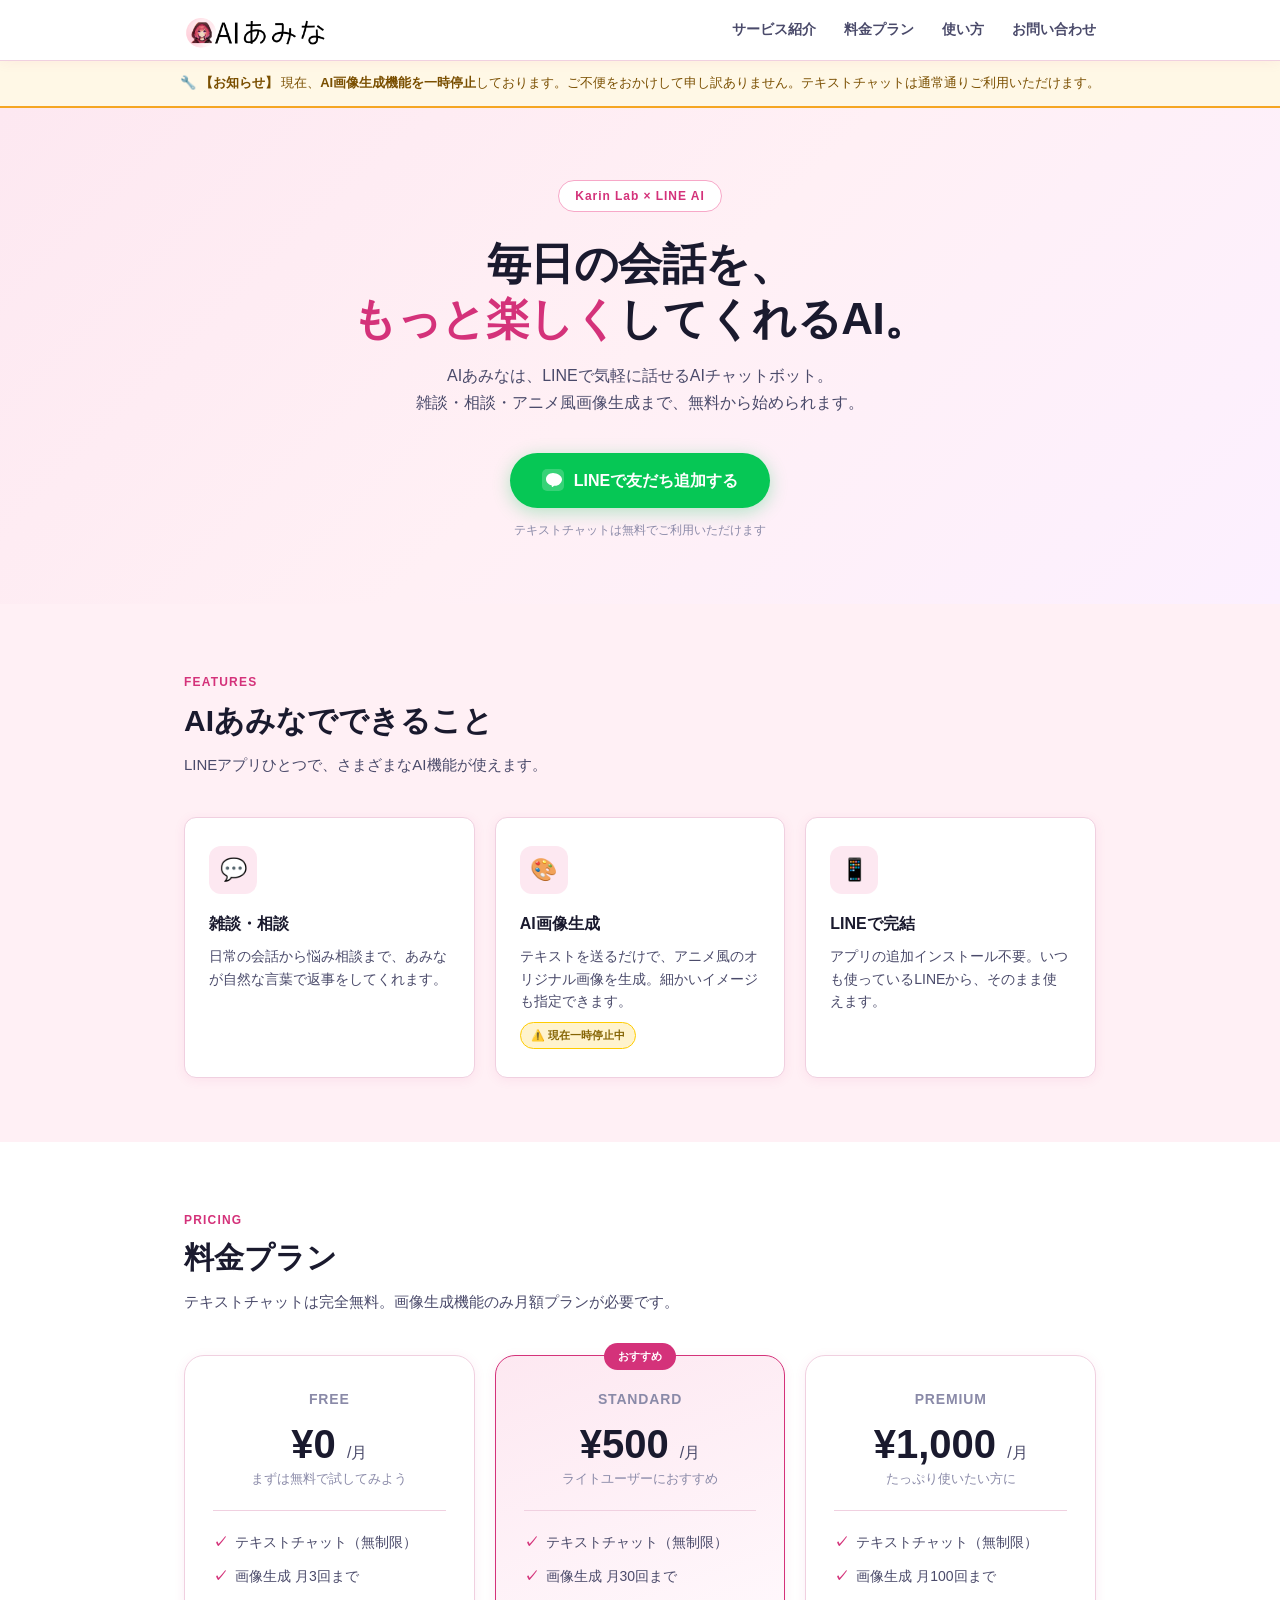
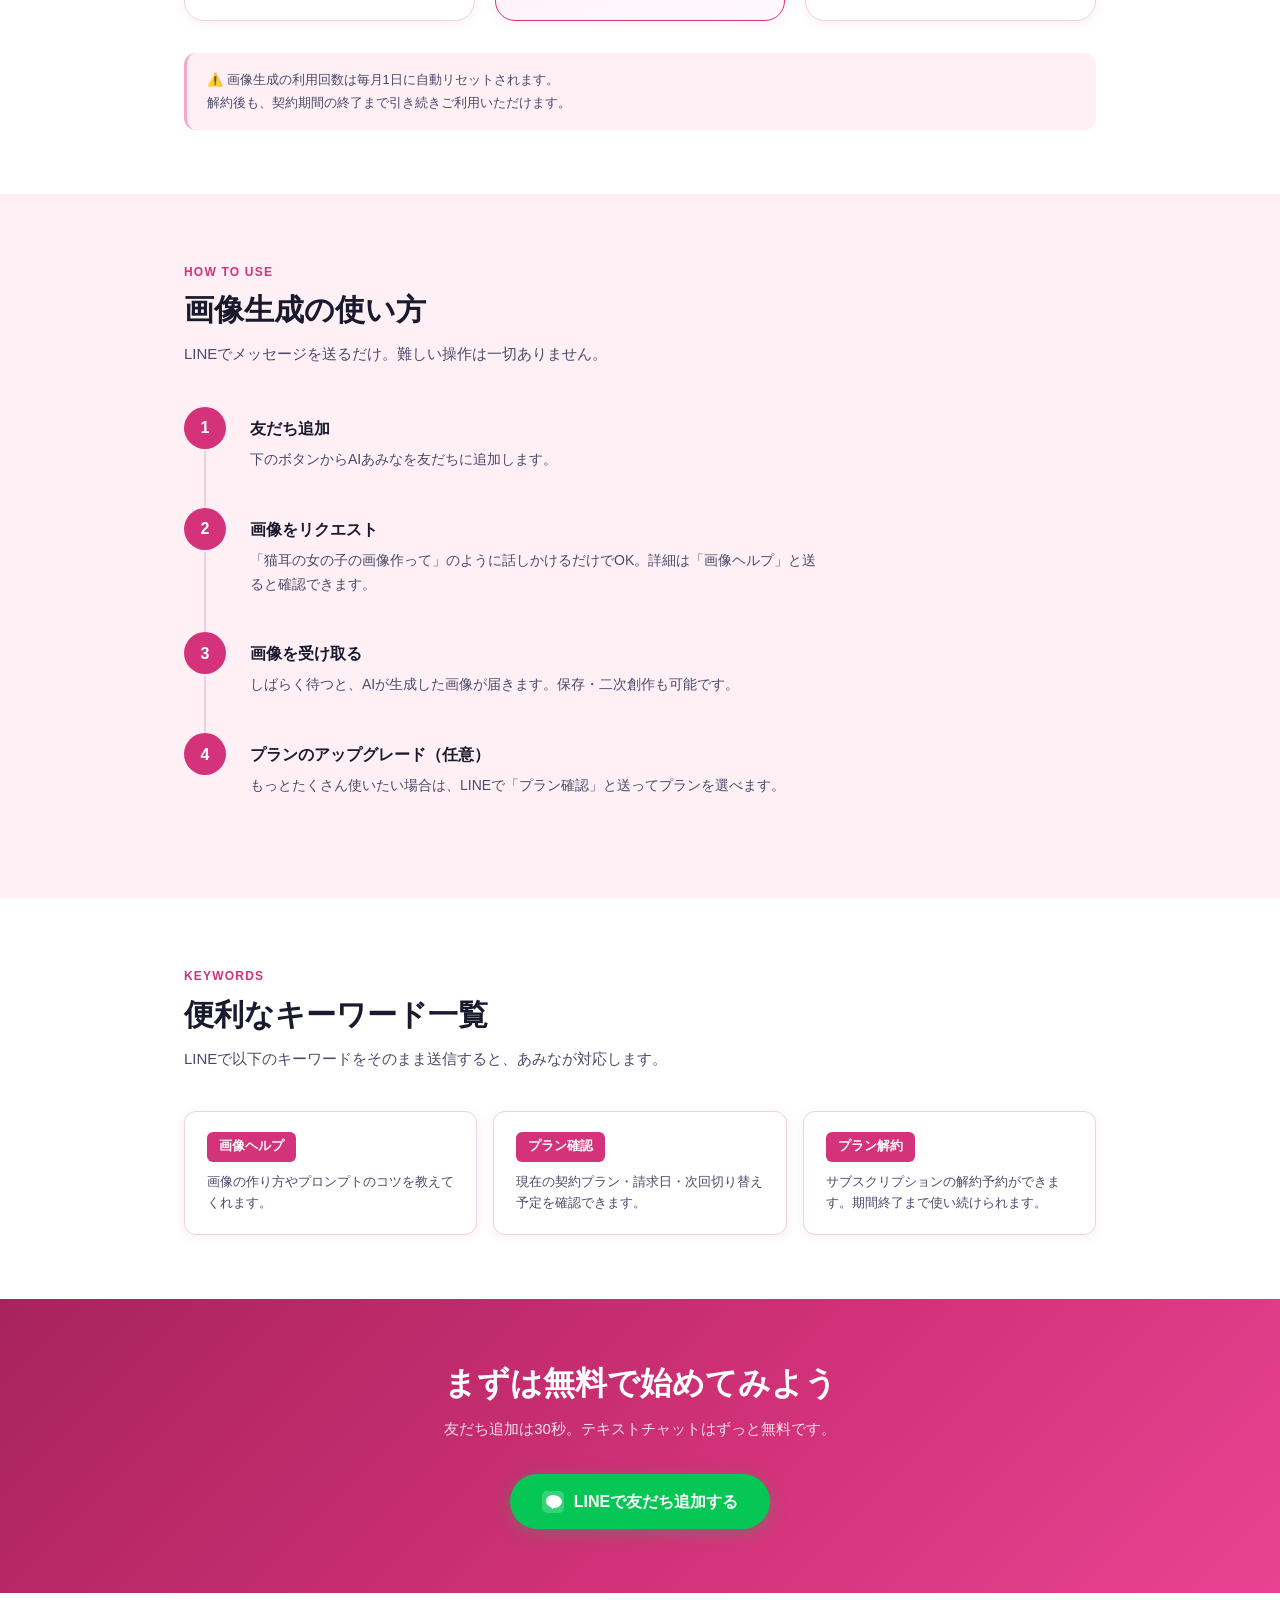
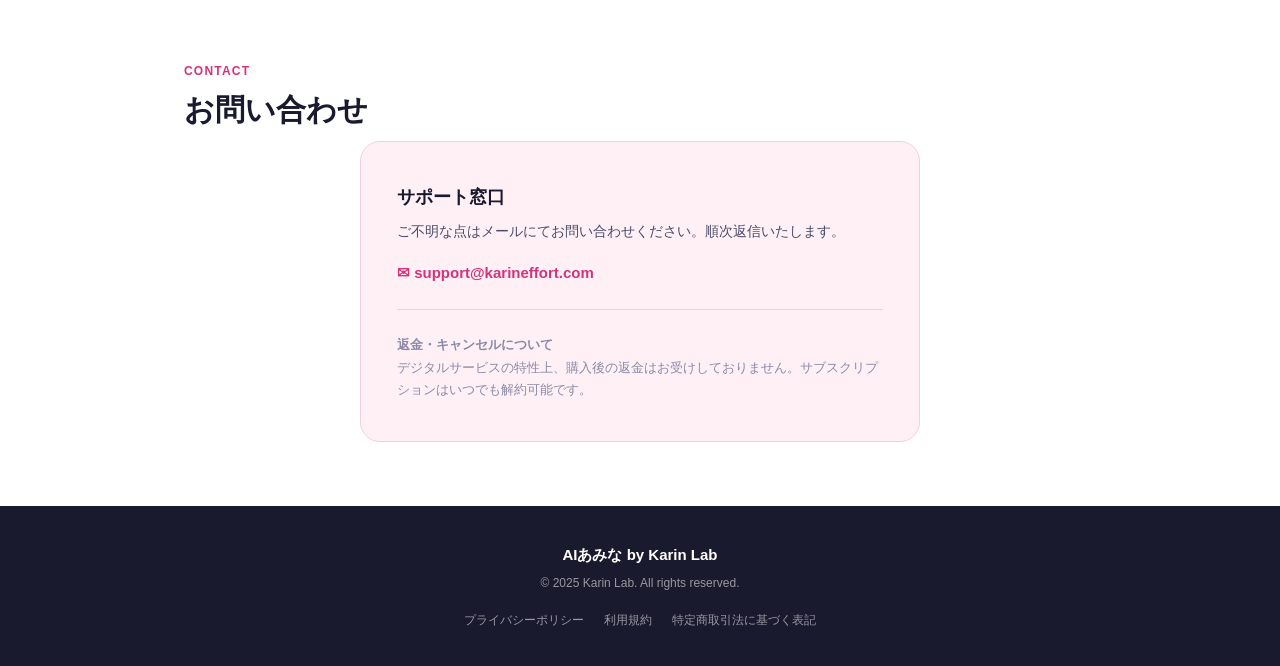
<file: index.html>
<!DOCTYPE html>
<html lang="ja">
<head>
  <meta charset="UTF-8">
  <meta name="viewport" content="width=device-width, initial-scale=1.0">
  <meta name="description" content="AIあみなは、LINEで使えるAIチャットボットです。雑談や相談ができるだけでなく、アニメ風の画像も生成できます。無料プランあり。LINEで癒し系AIと話してみよう！">
  <meta name="google-site-verification" content="UR9AKXndNrSFl04kPsN54K4czgOaKLCCL823sKUUVfA" />
  <meta name="robots" content="index, follow">
  <title>AIあみな｜LINEで話せるAIチャットボット｜画像生成・雑談対応</title>
  <link rel="canonical" href="https://tatsu00157.github.io/AI_amina/" />
  <link rel="stylesheet" href="style.css">
  <link rel="icon" type="image/x-icon" href="favicon.ico">
</head>
<body>

<!-- ========== Header ========== -->
<header id="header">
  <div class="header-inner">
    <a href="index.html" class="logo-link">
      <img src="images/AI_amina_logo.png" alt="AIあみな ロゴ" class="site-logo">
    </a>

    <!-- PC nav -->
    <nav class="header-nav">
      <a href="#features">サービス紹介</a>
      <a href="#pricing">料金プラン</a>
      <a href="#howto">使い方</a>
      <a href="#contact">お問い合わせ</a>
    </nav>

    <!-- Hamburger (mobile only) -->
    <button class="hamburger" id="hamburger" aria-label="メニューを開く" aria-expanded="false">
      <span></span>
      <span></span>
      <span></span>
    </button>
  </div>

  <!-- Mobile drawer -->
  <div class="mobile-menu" id="mobileMenu">
    <nav class="mobile-nav">
      <a href="#features" class="mobile-nav-link">サービス紹介</a>
      <a href="#pricing" class="mobile-nav-link">料金プラン</a>
      <a href="#howto" class="mobile-nav-link">使い方</a>
      <a href="#contact" class="mobile-nav-link">お問い合わせ</a>
    </nav>
  </div>
</header>

<main class="page-body">
<!-- ========== Notice Banner ========== -->
<div class="notice-banner">
  🔧 <strong>【お知らせ】</strong> 現在、<strong>AI画像生成機能を一時停止</strong>しております。ご不便をおかけして申し訳ありません。テキストチャットは通常通りご利用いただけます。
</div>

<!-- ========== Hero ========== -->
<section class="hero">
  <span class="hero-badge">Karin Lab × LINE AI</span>
  <h1>
    毎日の会話を、<br>
    <span class="accent">もっと楽しく</span>してくれるAI。
  </h1>
  <p class="hero-sub">
    AIあみなは、LINEで気軽に話せるAIチャットボット。<br>
    雑談・相談・アニメ風画像生成まで、無料から始められます。
  </p>
  <div class="hero-actions">
    <a href="https://page.line.me/349hkgne" target="_blank" class="btn-line">
      <svg width="22" height="22" viewBox="0 0 22 22" fill="none" xmlns="http://www.w3.org/2000/svg">
        <rect width="22" height="22" rx="5" fill="white" fill-opacity="0.2"/>
        <path d="M11 4C7.134 4 4 6.8 4 10.25c0 2.9 2.3 5.35 5.5 6.1l.4 1.5c.07.27.37.35.57.2l1.8-1.3c.25.03.5.05.73.05C16.866 16.8 20 13.7 20 10.25 20 6.8 14.866 4 11 4z" fill="white"/>
      </svg>
      LINEで友だち追加する
    </a>
    <span class="hero-note">テキストチャットは無料でご利用いただけます</span>
  </div>
</section>

<!-- ========== Features ========== -->
<div class="features-bg" id="features">
  <section class="section">
    <span class="section-label">Features</span>
    <h2 class="section-title">AIあみなでできること</h2>
    <p class="section-desc">LINEアプリひとつで、さまざまなAI機能が使えます。</p>
    <div class="features-grid">
      <div class="feature-card">
        <div class="feature-icon">💬</div>
        <h3>雑談・相談</h3>
        <p>日常の会話から悩み相談まで、あみなが自然な言葉で返事をしてくれます。</p>
      </div>
      <div class="feature-card">
        <div class="feature-icon">🎨</div>
        <h3>AI画像生成</h3>
        <p>テキストを送るだけで、アニメ風のオリジナル画像を生成。細かいイメージも指定できます。</p>
        <span class="feature-unavailable-badge">⚠️ 現在一時停止中</span>
      </div>
      <div class="feature-card">
        <div class="feature-icon">📱</div>
        <h3>LINEで完結</h3>
        <p>アプリの追加インストール不要。いつも使っているLINEから、そのまま使えます。</p>
      </div>
    </div>
  </section>
</div>

<!-- ========== Pricing ========== -->
<section class="section" id="pricing">
  <span class="section-label">Pricing</span>
  <h2 class="section-title">料金プラン</h2>
  <p class="section-desc">テキストチャットは完全無料。画像生成機能のみ月額プランが必要です。</p>
  <div class="pricing-grid">
    <!-- Free -->
    <div class="plan-card">
      <p class="plan-name">Free</p>
      <p class="plan-price">¥0 <span>/月</span></p>
      <p class="plan-unit">まずは無料で試してみよう</p>
      <hr class="plan-divider">
      <ul class="plan-features">
        <li>テキストチャット（無制限）</li>
        <li>画像生成 月3回まで</li>
      </ul>
    </div>
    <!-- 500 -->
    <div class="plan-card featured">
      <span class="plan-badge">おすすめ</span>
      <p class="plan-name">Standard</p>
      <p class="plan-price">¥500 <span>/月</span></p>
      <p class="plan-unit">ライトユーザーにおすすめ</p>
      <hr class="plan-divider">
      <ul class="plan-features">
        <li>テキストチャット（無制限）</li>
        <li>画像生成 月30回まで</li>
      </ul>
    </div>
    <!-- 1000 -->
    <div class="plan-card">
      <p class="plan-name">Premium</p>
      <p class="plan-price">¥1,000 <span>/月</span></p>
      <p class="plan-unit">たっぷり使いたい方に</p>
      <hr class="plan-divider">
      <ul class="plan-features">
        <li>テキストチャット（無制限）</li>
        <li>画像生成 月100回まで</li>
      </ul>
    </div>
  </div>
  <p class="plan-note">
    ⚠️ 画像生成の利用回数は毎月1日に自動リセットされます。<br>
    解約後も、契約期間の終了まで引き続きご利用いただけます。
  </p>
</section>

<!-- ========== How to use ========== -->
<div class="howto-bg" id="howto">
  <section class="section">
    <span class="section-label">How to Use</span>
    <h2 class="section-title">画像生成の使い方</h2>
    <p class="section-desc">LINEでメッセージを送るだけ。難しい操作は一切ありません。</p>
    <div class="steps">
      <div class="step">
        <div class="step-num">1</div>
        <div class="step-body">
          <h3>友だち追加</h3>
          <p>下のボタンからAIあみなを友だちに追加します。</p>
        </div>
      </div>
      <div class="step">
        <div class="step-num">2</div>
        <div class="step-body">
          <h3>画像をリクエスト</h3>
          <p>「猫耳の女の子の画像作って」のように話しかけるだけでOK。詳細は「画像ヘルプ」と送ると確認できます。</p>
        </div>
      </div>
      <div class="step">
        <div class="step-num">3</div>
        <div class="step-body">
          <h3>画像を受け取る</h3>
          <p>しばらく待つと、AIが生成した画像が届きます。保存・二次創作も可能です。</p>
        </div>
      </div>
      <div class="step">
        <div class="step-num">4</div>
        <div class="step-body">
          <h3>プランのアップグレード（任意）</h3>
          <p>もっとたくさん使いたい場合は、LINEで「プラン確認」と送ってプランを選べます。</p>
        </div>
      </div>
    </div>
  </section>
</div>

<!-- ========== Keywords ========== -->
<section class="section">
  <span class="section-label">Keywords</span>
  <h2 class="section-title">便利なキーワード一覧</h2>
  <p class="section-desc">LINEで以下のキーワードをそのまま送信すると、あみなが対応します。</p>
  <div class="keywords-grid">
    <div class="keyword-card">
      <span class="keyword-tag">画像ヘルプ</span>
      <p>画像の作り方やプロンプトのコツを教えてくれます。</p>
    </div>
    <div class="keyword-card">
      <span class="keyword-tag">プラン確認</span>
      <p>現在の契約プラン・請求日・次回切り替え予定を確認できます。</p>
    </div>
    <div class="keyword-card">
      <span class="keyword-tag">プラン解約</span>
      <p>サブスクリプションの解約予約ができます。期間終了まで使い続けられます。</p>
    </div>
  </div>
</section>

<!-- ========== CTA Banner ========== -->
<div class="cta-banner">
  <h2>まずは無料で始めてみよう</h2>
  <p>友だち追加は30秒。テキストチャットはずっと無料です。</p>
  <a href="https://page.line.me/349hkgne" target="_blank" class="btn-line">
    <svg width="22" height="22" viewBox="0 0 22 22" fill="none" xmlns="http://www.w3.org/2000/svg">
      <rect width="22" height="22" rx="5" fill="white" fill-opacity="0.2"/>
      <path d="M11 4C7.134 4 4 6.8 4 10.25c0 2.9 2.3 5.35 5.5 6.1l.4 1.5c.07.27.37.35.57.2l1.8-1.3c.25.03.5.05.73.05C16.866 16.8 20 13.7 20 10.25 20 6.8 14.866 4 11 4z" fill="white"/>
    </svg>
    LINEで友だち追加する
  </a>
</div>

<!-- ========== Contact ========== -->
<section class="section" id="contact">
  <span class="section-label">Contact</span>
  <h2 class="section-title">お問い合わせ</h2>
  <div class="contact-box">
    <h3>サポート窓口</h3>
    <p>ご不明な点はメールにてお問い合わせください。順次返信いたします。</p>
    <a href="mailto:support@karineffort.com?subject=【AIあみな】サポートへのお問い合わせ&body=件名は変えずにお問い合わせ内容を送信してください" class="contact-email">
      ✉ support@karineffort.com
    </a>
    <div class="refund-note">
      <strong>返金・キャンセルについて</strong><br>
      デジタルサービスの特性上、購入後の返金はお受けしておりません。サブスクリプションはいつでも解約可能です。
    </div>
  </div>
</section>

</main>

<!-- ========== Footer ========== -->
<footer class="footer">
  <div class="footer-inner">
    <p class="footer-brand">AIあみな by Karin Lab</p>
    <p class="footer-copy">© 2025 Karin Lab. All rights reserved.</p>
    <div class="footer-inline-links">
      <a href="pryvacy/anima-privacy-policy.html">プライバシーポリシー</a>
      <a href="terms/amina-terms-of-service.html">利用規約</a>
      <a href="law/amina-law.html">特定商取引法に基づく表記</a>
    </div>
  </div>
</footer>

<script>
  const hamburger = document.getElementById('hamburger');
  const mobileMenu = document.getElementById('mobileMenu');

  hamburger.addEventListener('click', () => {
    const isOpen = hamburger.classList.toggle('is-open');
    mobileMenu.classList.toggle('is-open');
    hamburger.setAttribute('aria-expanded', isOpen);
  });

  // メニュー項目タップで閉じる
  document.querySelectorAll('.mobile-nav-link').forEach(link => {
    link.addEventListener('click', () => {
      hamburger.classList.remove('is-open');
      mobileMenu.classList.remove('is-open');
      hamburger.setAttribute('aria-expanded', false);
    });
  });
</script>

</body>
</html>
</file>
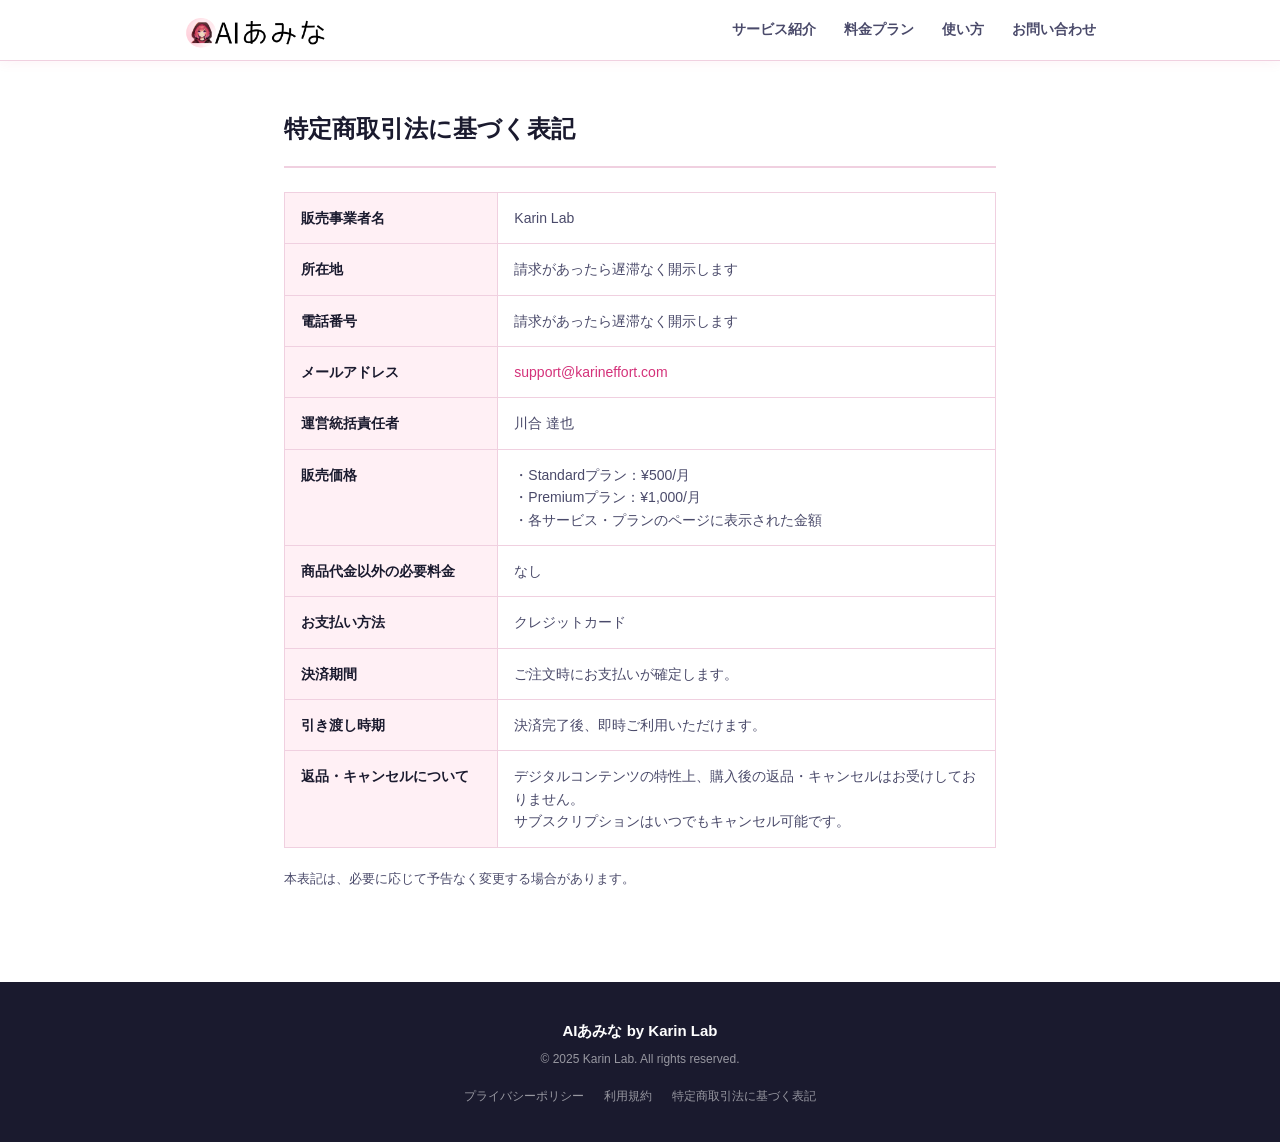
<file: law/amina-law.html>
<!DOCTYPE html>
<html lang="ja">
<head>
  <meta charset="UTF-8">
  <meta name="viewport" content="width=device-width, initial-scale=1.0">
  <title>特定商取引法に基づく表記 | AIあみな</title>
  <link rel="canonical" href="https://karin-lab.netlify.app/ai_amina/law/amina-law" />
  <link rel="stylesheet" href="../style.css">
  <link rel="icon" type="image/x-icon" href="../favicon.ico">
</head>
<body>

<header id="header">
  <div class="header-inner">
    <a href="../index.html" class="logo-link">
      <img src="../images/AI_amina_logo.png" alt="AIあみな ロゴ" class="site-logo">
    </a>
    <nav class="header-nav">
      <a href="../index.html#features">サービス紹介</a>
      <a href="../index.html#pricing">料金プラン</a>
      <a href="../index.html#howto">使い方</a>
      <a href="../index.html#contact">お問い合わせ</a>
    </nav>
    <button class="hamburger" id="hamburger" aria-label="メニューを開く" aria-expanded="false">
      <span></span><span></span><span></span>
    </button>
  </div>
  <div class="mobile-menu" id="mobileMenu">
    <nav class="mobile-nav">
      <a href="../index.html#features" class="mobile-nav-link">サービス紹介</a>
      <a href="../index.html#pricing" class="mobile-nav-link">料金プラン</a>
      <a href="../index.html#howto" class="mobile-nav-link">使い方</a>
      <a href="../index.html#contact" class="mobile-nav-link">お問い合わせ</a>
    </nav>
  </div>
</header>

<main class="page-body">
<div class="legal-wrap">
  <h2>特定商取引法に基づく表記</h2>

  <table class="law-table">
    <tr>
      <th>販売事業者名</th>
      <td>Karin Lab</td>
    </tr>
    <tr>
      <th>所在地</th>
      <td>請求があったら遅滞なく開示します</td>
    </tr>
    <tr>
      <th>電話番号</th>
      <td>請求があったら遅滞なく開示します</td>
    </tr>
    <tr>
      <th>メールアドレス</th>
      <td><a href="mailto:support@karineffort.com">support@karineffort.com</a></td>
    </tr>
    <tr>
      <th>運営統括責任者</th>
      <td>川合 達也</td>
    </tr>
    <tr>
      <th>販売価格</th>
      <td>
        ・Standardプラン：¥500/月<br>
        ・Premiumプラン：¥1,000/月<br>
        ・各サービス・プランのページに表示された金額
      </td>
    </tr>
    <tr>
      <th>商品代金以外の必要料金</th>
      <td>なし</td>
    </tr>
    <tr>
      <th>お支払い方法</th>
      <td>クレジットカード</td>
    </tr>
    <tr>
      <th>決済期間</th>
      <td>ご注文時にお支払いが確定します。</td>
    </tr>
    <tr>
      <th>引き渡し時期</th>
      <td>決済完了後、即時ご利用いただけます。</td>
    </tr>
    <tr>
      <th>返品・キャンセルについて</th>
      <td>
        デジタルコンテンツの特性上、購入後の返品・キャンセルはお受けしておりません。<br>
        サブスクリプションはいつでもキャンセル可能です。
      </td>
    </tr>
  </table>

  <p style="margin-top: 20px; font-size: 13px;">本表記は、必要に応じて予告なく変更する場合があります。</p>
</div>
</main>

<footer class="footer">
  <div class="footer-inner">
    <p class="footer-brand">AIあみな by Karin Lab</p>
    <p class="footer-copy">© 2025 Karin Lab. All rights reserved.</p>
    <div class="footer-inline-links">
      <a href="../pryvacy/anima-privacy-policy.html">プライバシーポリシー</a>
      <a href="../terms/amina-terms-of-service.html">利用規約</a>
      <a href="amina-law.html">特定商取引法に基づく表記</a>
    </div>
  </div>
</footer>

<script>
  const hamburger = document.getElementById('hamburger');
  const mobileMenu = document.getElementById('mobileMenu');
  hamburger.addEventListener('click', () => {
    const isOpen = hamburger.classList.toggle('is-open');
    mobileMenu.classList.toggle('is-open');
    hamburger.setAttribute('aria-expanded', isOpen);
  });
  document.querySelectorAll('.mobile-nav-link').forEach(link => {
    link.addEventListener('click', () => {
      hamburger.classList.remove('is-open');
      mobileMenu.classList.remove('is-open');
      hamburger.setAttribute('aria-expanded', false);
    });
  });
</script>
</body>
</html>
</file>
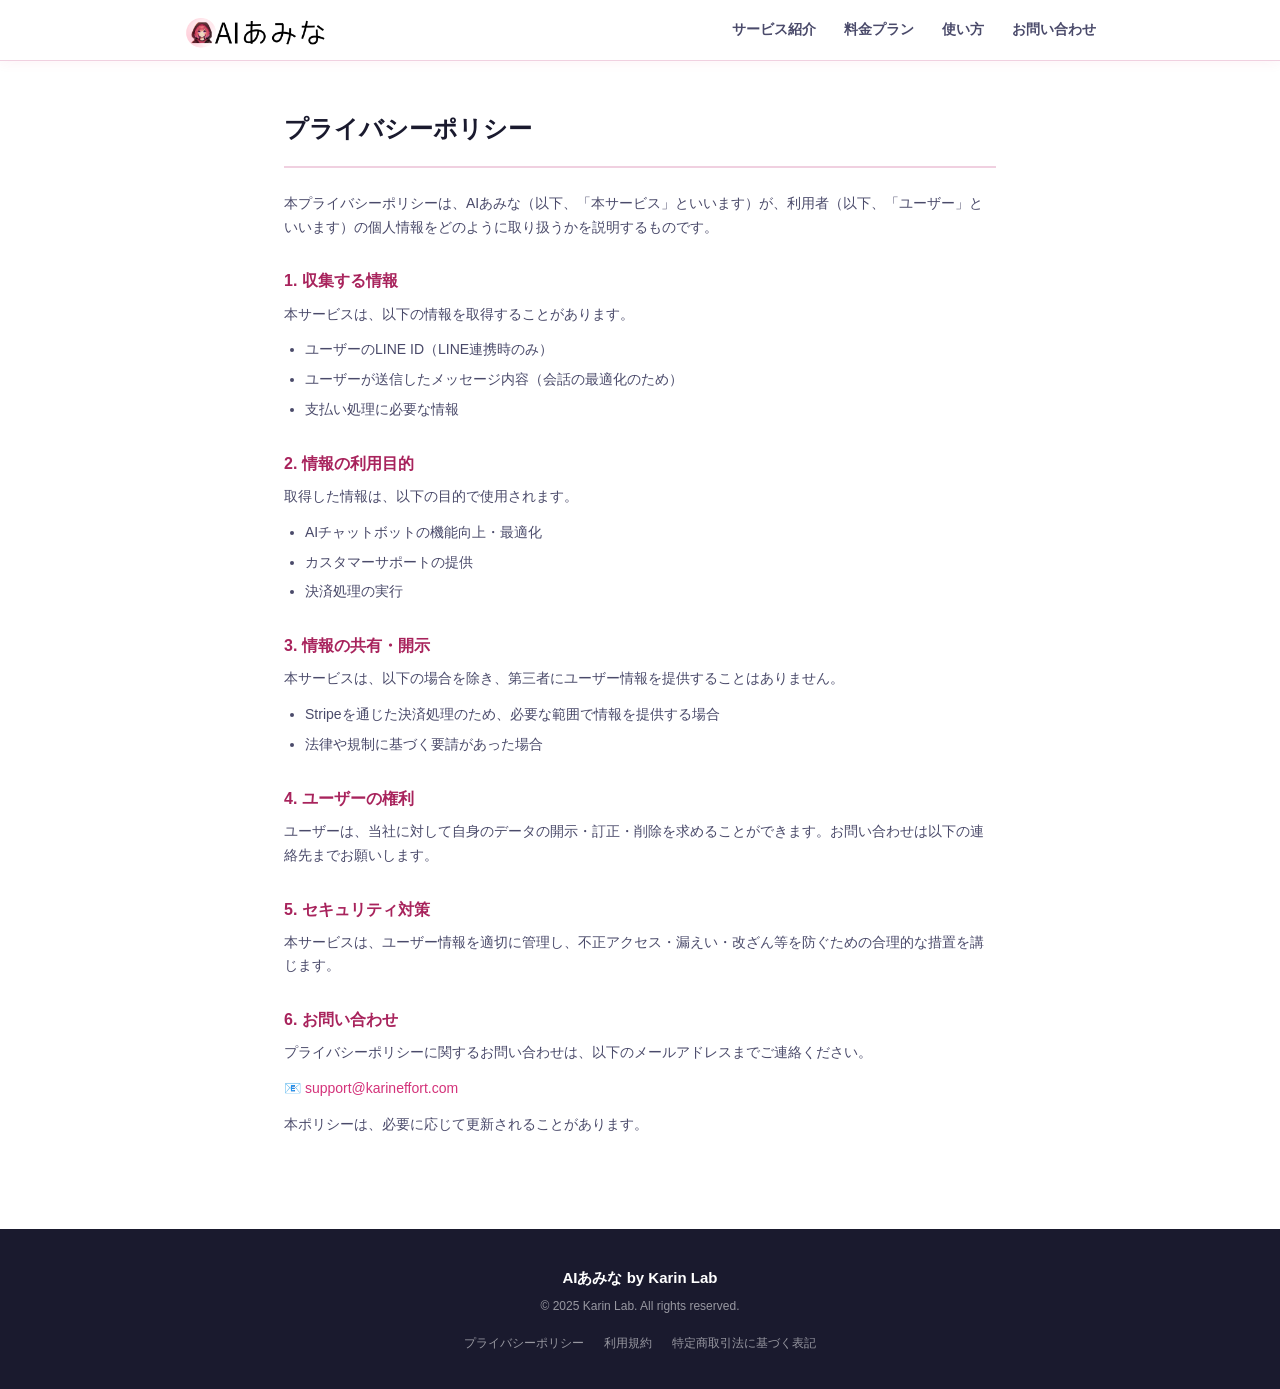
<file: pryvacy/anima-privacy-policy.html>
<!DOCTYPE html>
<html lang="ja">
<head>
  <meta charset="UTF-8">
  <meta name="viewport" content="width=device-width, initial-scale=1.0">
  <title>プライバシーポリシー | AIあみな</title>
  <link rel="canonical" href="https://karin-lab.netlify.app/ai_amina/pryvacy/anima-privacy-policy" />
  <link rel="stylesheet" href="../style.css">
  <link rel="icon" type="image/x-icon" href="../favicon.ico">
</head>
<body>

<header id="header">
  <div class="header-inner">
    <a href="../index.html" class="logo-link">
      <img src="../images/AI_amina_logo.png" alt="AIあみな ロゴ" class="site-logo">
    </a>
    <nav class="header-nav">
      <a href="../index.html#features">サービス紹介</a>
      <a href="../index.html#pricing">料金プラン</a>
      <a href="../index.html#howto">使い方</a>
      <a href="../index.html#contact">お問い合わせ</a>
    </nav>
    <button class="hamburger" id="hamburger" aria-label="メニューを開く" aria-expanded="false">
      <span></span><span></span><span></span>
    </button>
  </div>
  <div class="mobile-menu" id="mobileMenu">
    <nav class="mobile-nav">
      <a href="../index.html#features" class="mobile-nav-link">サービス紹介</a>
      <a href="../index.html#pricing" class="mobile-nav-link">料金プラン</a>
      <a href="../index.html#howto" class="mobile-nav-link">使い方</a>
      <a href="../index.html#contact" class="mobile-nav-link">お問い合わせ</a>
    </nav>
  </div>
</header>

<main class="page-body">
<div class="legal-wrap">
  <h2>プライバシーポリシー</h2>

  <p>本プライバシーポリシーは、AIあみな（以下、「本サービス」といいます）が、利用者（以下、「ユーザー」といいます）の個人情報をどのように取り扱うかを説明するものです。</p>

  <h3>1. 収集する情報</h3>
  <p>本サービスは、以下の情報を取得することがあります。</p>
  <ul>
    <li>ユーザーのLINE ID（LINE連携時のみ）</li>
    <li>ユーザーが送信したメッセージ内容（会話の最適化のため）</li>
    <li>支払い処理に必要な情報</li>
  </ul>

  <h3>2. 情報の利用目的</h3>
  <p>取得した情報は、以下の目的で使用されます。</p>
  <ul>
    <li>AIチャットボットの機能向上・最適化</li>
    <li>カスタマーサポートの提供</li>
    <li>決済処理の実行</li>
  </ul>

  <h3>3. 情報の共有・開示</h3>
  <p>本サービスは、以下の場合を除き、第三者にユーザー情報を提供することはありません。</p>
  <ul>
    <li>Stripeを通じた決済処理のため、必要な範囲で情報を提供する場合</li>
    <li>法律や規制に基づく要請があった場合</li>
  </ul>

  <h3>4. ユーザーの権利</h3>
  <p>ユーザーは、当社に対して自身のデータの開示・訂正・削除を求めることができます。お問い合わせは以下の連絡先までお願いします。</p>

  <h3>5. セキュリティ対策</h3>
  <p>本サービスは、ユーザー情報を適切に管理し、不正アクセス・漏えい・改ざん等を防ぐための合理的な措置を講じます。</p>

  <h3>6. お問い合わせ</h3>
  <p>プライバシーポリシーに関するお問い合わせは、以下のメールアドレスまでご連絡ください。</p>
  <p>📧 <a href="mailto:support@karineffort.com">support@karineffort.com</a></p>

  <p>本ポリシーは、必要に応じて更新されることがあります。</p>
</div>
</main>

<footer class="footer">
  <div class="footer-inner">
    <p class="footer-brand">AIあみな by Karin Lab</p>
    <p class="footer-copy">© 2025 Karin Lab. All rights reserved.</p>
    <div class="footer-inline-links">
      <a href="anima-privacy-policy.html">プライバシーポリシー</a>
      <a href="../terms/amina-terms-of-service.html">利用規約</a>
      <a href="../law/amina-law.html">特定商取引法に基づく表記</a>
    </div>
  </div>
</footer>

<script>
  const hamburger = document.getElementById('hamburger');
  const mobileMenu = document.getElementById('mobileMenu');
  hamburger.addEventListener('click', () => {
    const isOpen = hamburger.classList.toggle('is-open');
    mobileMenu.classList.toggle('is-open');
    hamburger.setAttribute('aria-expanded', isOpen);
  });
  document.querySelectorAll('.mobile-nav-link').forEach(link => {
    link.addEventListener('click', () => {
      hamburger.classList.remove('is-open');
      mobileMenu.classList.remove('is-open');
      hamburger.setAttribute('aria-expanded', false);
    });
  });
</script>
</body>
</html>
</file>
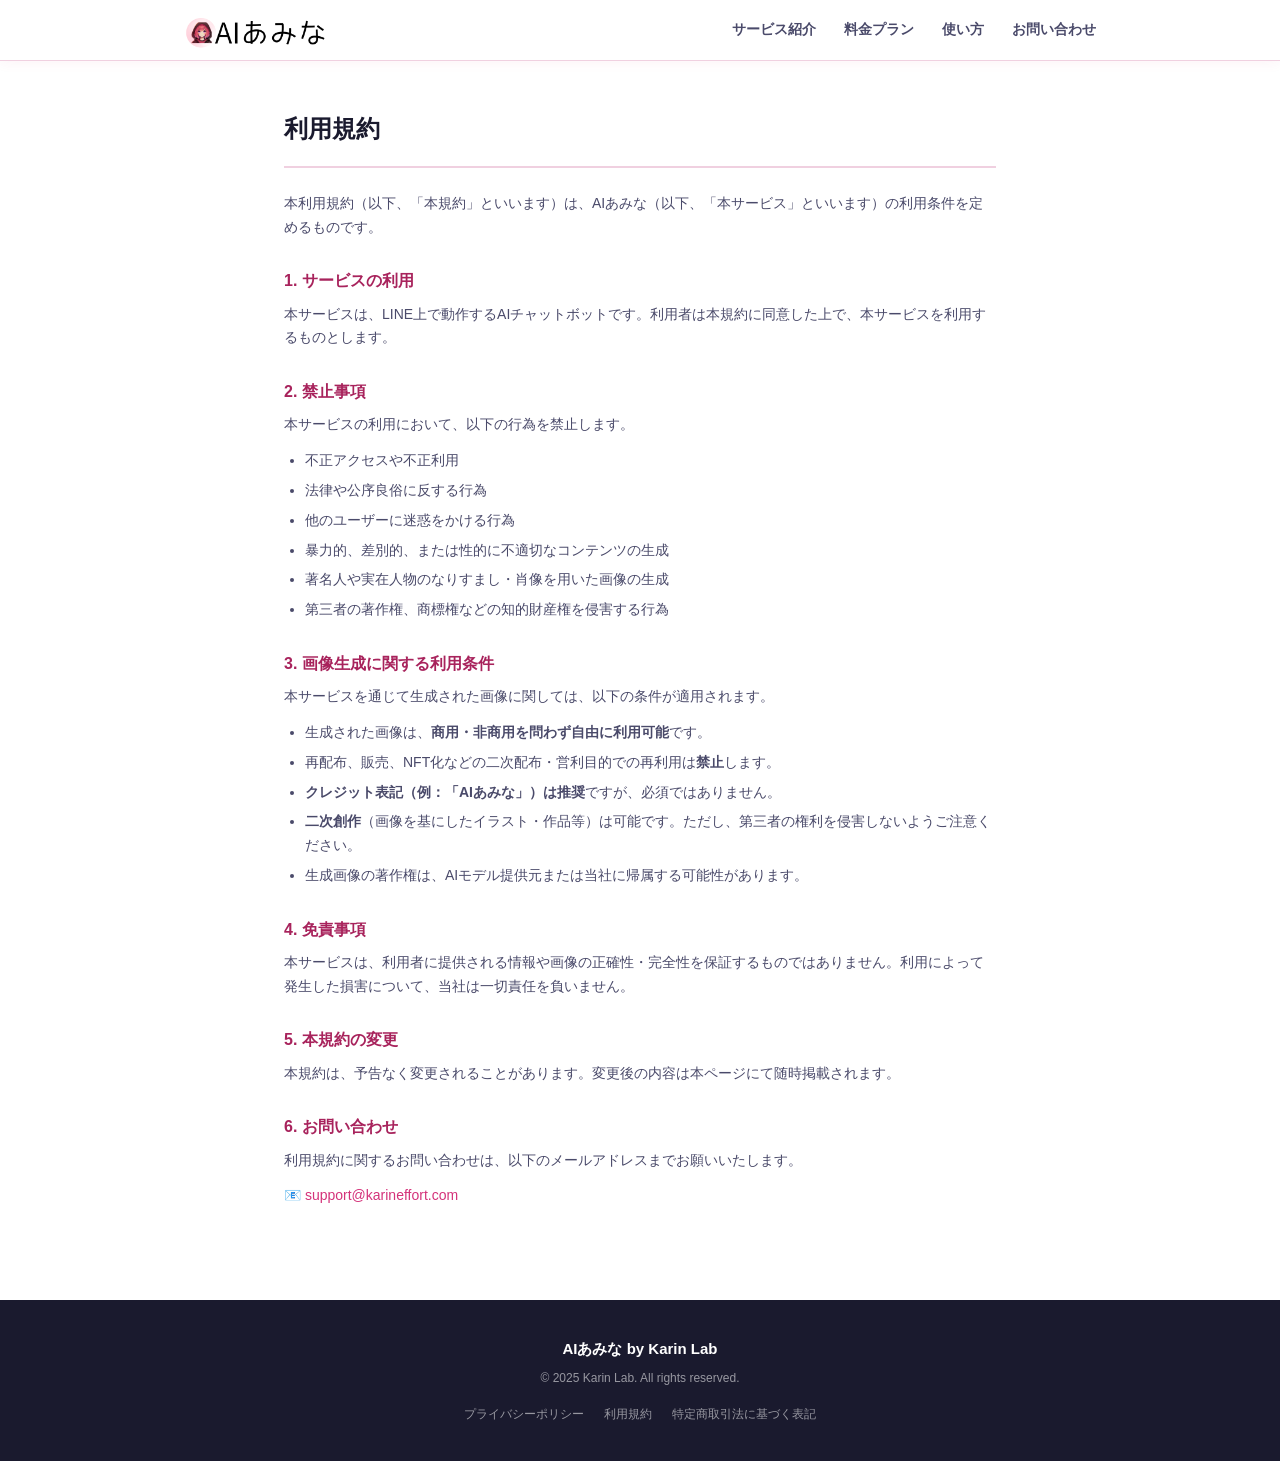
<file: terms/amina-terms-of-service.html>
<!DOCTYPE html>
<html lang="ja">
<head>
  <meta charset="UTF-8">
  <meta name="viewport" content="width=device-width, initial-scale=1.0">
  <title>利用規約 | AIあみな</title>
  <link rel="canonical" href="https://karin-lab.netlify.app/ai_amina/terms/amina-terms-of-service" />
  <link rel="stylesheet" href="../style.css">
  <link rel="icon" type="image/x-icon" href="../favicon.ico">
</head>
<body>

<header id="header">
  <div class="header-inner">
    <a href="../index.html" class="logo-link">
      <img src="../images/AI_amina_logo.png" alt="AIあみな ロゴ" class="site-logo">
    </a>
    <nav class="header-nav">
      <a href="../index.html#features">サービス紹介</a>
      <a href="../index.html#pricing">料金プラン</a>
      <a href="../index.html#howto">使い方</a>
      <a href="../index.html#contact">お問い合わせ</a>
    </nav>
    <button class="hamburger" id="hamburger" aria-label="メニューを開く" aria-expanded="false">
      <span></span><span></span><span></span>
    </button>
  </div>
  <div class="mobile-menu" id="mobileMenu">
    <nav class="mobile-nav">
      <a href="../index.html#features" class="mobile-nav-link">サービス紹介</a>
      <a href="../index.html#pricing" class="mobile-nav-link">料金プラン</a>
      <a href="../index.html#howto" class="mobile-nav-link">使い方</a>
      <a href="../index.html#contact" class="mobile-nav-link">お問い合わせ</a>
    </nav>
  </div>
</header>

<main class="page-body">
<div class="legal-wrap">
  <h2>利用規約</h2>

  <p>本利用規約（以下、「本規約」といいます）は、AIあみな（以下、「本サービス」といいます）の利用条件を定めるものです。</p>

  <h3>1. サービスの利用</h3>
  <p>本サービスは、LINE上で動作するAIチャットボットです。利用者は本規約に同意した上で、本サービスを利用するものとします。</p>

  <h3>2. 禁止事項</h3>
  <p>本サービスの利用において、以下の行為を禁止します。</p>
  <ul>
    <li>不正アクセスや不正利用</li>
    <li>法律や公序良俗に反する行為</li>
    <li>他のユーザーに迷惑をかける行為</li>
    <li>暴力的、差別的、または性的に不適切なコンテンツの生成</li>
    <li>著名人や実在人物のなりすまし・肖像を用いた画像の生成</li>
    <li>第三者の著作権、商標権などの知的財産権を侵害する行為</li>
  </ul>

  <h3>3. 画像生成に関する利用条件</h3>
  <p>本サービスを通じて生成された画像に関しては、以下の条件が適用されます。</p>
  <ul>
    <li>生成された画像は、<strong>商用・非商用を問わず自由に利用可能</strong>です。</li>
    <li>再配布、販売、NFT化などの二次配布・営利目的での再利用は<strong>禁止</strong>します。</li>
    <li><strong>クレジット表記（例：「AIあみな」）は推奨</strong>ですが、必須ではありません。</li>
    <li><strong>二次創作</strong>（画像を基にしたイラスト・作品等）は可能です。ただし、第三者の権利を侵害しないようご注意ください。</li>
    <li>生成画像の著作権は、AIモデル提供元または当社に帰属する可能性があります。</li>
  </ul>

  <h3>4. 免責事項</h3>
  <p>本サービスは、利用者に提供される情報や画像の正確性・完全性を保証するものではありません。利用によって発生した損害について、当社は一切責任を負いません。</p>

  <h3>5. 本規約の変更</h3>
  <p>本規約は、予告なく変更されることがあります。変更後の内容は本ページにて随時掲載されます。</p>

  <h3>6. お問い合わせ</h3>
  <p>利用規約に関するお問い合わせは、以下のメールアドレスまでお願いいたします。</p>
  <p>📧 <a href="mailto:support@karineffort.com">support@karineffort.com</a></p>
</div>
</main>

<footer class="footer">
  <div class="footer-inner">
    <p class="footer-brand">AIあみな by Karin Lab</p>
    <p class="footer-copy">© 2025 Karin Lab. All rights reserved.</p>
    <div class="footer-inline-links">
      <a href="../pryvacy/anima-privacy-policy.html">プライバシーポリシー</a>
      <a href="amina-terms-of-service.html">利用規約</a>
      <a href="../law/amina-law.html">特定商取引法に基づく表記</a>
    </div>
  </div>
</footer>

<script>
  const hamburger = document.getElementById('hamburger');
  const mobileMenu = document.getElementById('mobileMenu');
  hamburger.addEventListener('click', () => {
    const isOpen = hamburger.classList.toggle('is-open');
    mobileMenu.classList.toggle('is-open');
    hamburger.setAttribute('aria-expanded', isOpen);
  });
  document.querySelectorAll('.mobile-nav-link').forEach(link => {
    link.addEventListener('click', () => {
      hamburger.classList.remove('is-open');
      mobileMenu.classList.remove('is-open');
      hamburger.setAttribute('aria-expanded', false);
    });
  });
</script>
</body>
</html>
</file>
<file: style.css>
/* ============================================================
   AI Amina — Design System
   Primary: #D4327A  Surface: #FFF0F5  Dark: #1A1A2E
   ============================================================ */

/* ---------- Reset & Base ---------- */
*, *::before, *::after { box-sizing: border-box; margin: 0; padding: 0; }

:root {
  --pink:        #D4327A;
  --pink-dark:   #A8235C;
  --pink-light:  #F7A8C8;
  --pink-bg:     #FFF0F5;
  --pink-card:   #FDE8F1;
  --dark:        #1A1A2E;
  --mid:         #4A4A6A;
  --muted:       #8A8AA8;
  --line-green:  #06C755;
  --white:       #FFFFFF;
  --border:      #F0D0E0;
  --radius:      12px;
  --radius-lg:   20px;
  --shadow:      0 4px 24px rgba(212,50,122,0.10);
  --shadow-card: 0 2px 12px rgba(212,50,122,0.08);
}

html { scroll-behavior: smooth; }

body {
  font-family: 'Helvetica Neue', Arial, 'Hiragino Kaku Gothic ProN', 'Hiragino Sans', Meiryo, sans-serif;
  background: var(--dark);
  color: var(--dark);
  line-height: 1.7;
  font-size: 15px;
}

.page-body { background: var(--white); display: flow-root; }

a { color: var(--pink); text-decoration: none; }
a:hover { color: var(--pink-dark); }

img { max-width: 100%; display: block; }

/* ---------- Header ---------- */
#header {
  background: var(--white);
  border-bottom: 1px solid var(--border);
  position: sticky;
  top: 0;
  z-index: 100;
  box-shadow: 0 2px 12px rgba(212,50,122,0.06);
}

.header-inner {
  max-width: 960px;
  margin: 0 auto;
  padding: 0 24px;
  height: 60px;
  display: flex;
  align-items: center;
  justify-content: space-between;
}

.logo-link { display: flex; align-items: center; }
.site-logo { height: 44px; width: auto; }

/* PC nav */
.header-nav {
  display: flex;
  align-items: center;
  gap: 28px;
}

.header-nav a {
  font-size: 14px;
  font-weight: 600;
  color: var(--mid);
  transition: color .2s;
  white-space: nowrap;
}

.header-nav a:hover { color: var(--pink); }

/* Hamburger button */
.hamburger {
  display: none;
  flex-direction: column;
  justify-content: center;
  gap: 5px;
  width: 36px;
  height: 36px;
  background: none;
  border: none;
  cursor: pointer;
  padding: 4px;
}

.hamburger span {
  display: block;
  height: 2px;
  background: var(--dark);
  border-radius: 2px;
  transition: transform .25s, opacity .25s;
  transform-origin: center;
}

.hamburger.is-open span:nth-child(1) { transform: translateY(7px) rotate(45deg); }
.hamburger.is-open span:nth-child(2) { opacity: 0; }
.hamburger.is-open span:nth-child(3) { transform: translateY(-7px) rotate(-45deg); }

/* Mobile drawer */
.mobile-menu {
  display: none;
  overflow: hidden;
  max-height: 0;
  transition: max-height .3s ease;
  background: var(--white);
  border-top: 1px solid var(--border);
}

.mobile-menu.is-open {
  max-height: 300px;
}

.mobile-nav {
  display: flex;
  flex-direction: column;
  padding: 8px 0 16px;
}

.mobile-nav-link {
  font-size: 15px;
  font-weight: 600;
  color: var(--mid);
  padding: 12px 24px;
  border-bottom: 1px solid var(--pink-bg);
  transition: background .15s, color .15s;
}

.mobile-nav-link:hover {
  background: var(--pink-bg);
  color: var(--pink);
}

/* ---------- Hero ---------- */
.hero {
  background: linear-gradient(135deg, #FDE8F1 0%, #FFF0F5 50%, #FCF0FF 100%);
  padding: 72px 24px 64px;
  text-align: center;
}

.hero-badge {
  display: inline-block;
  background: var(--white);
  color: var(--pink);
  font-size: 12px;
  font-weight: 700;
  letter-spacing: .08em;
  padding: 5px 16px;
  border-radius: 999px;
  border: 1.5px solid var(--pink-light);
  margin-bottom: 24px;
}

.hero h1 {
  font-size: clamp(28px, 5vw, 44px);
  font-weight: 800;
  color: var(--dark);
  line-height: 1.25;
  margin-bottom: 16px;
  letter-spacing: -.01em;
}

.hero h1 .accent { color: var(--pink); }

.hero-sub {
  font-size: 16px;
  color: var(--mid);
  max-width: 520px;
  margin: 0 auto 36px;
}

.hero-actions {
  display: flex;
  flex-direction: column;
  align-items: center;
  gap: 12px;
}

.btn-line {
  display: inline-flex;
  align-items: center;
  gap: 10px;
  background: var(--line-green);
  color: var(--white);
  font-size: 16px;
  font-weight: 700;
  padding: 14px 32px;
  border-radius: 999px;
  box-shadow: 0 4px 18px rgba(6,199,85,0.30);
  transition: transform .2s, box-shadow .2s;
}
.btn-line:hover { transform: translateY(-2px); box-shadow: 0 6px 24px rgba(6,199,85,0.38); color: var(--white); }

.btn-line svg { flex-shrink: 0; }

.hero-note { font-size: 12px; color: var(--muted); }

/* ---------- Section ---------- */
.section {
  max-width: 960px;
  margin: 0 auto;
  padding: 64px 24px;
}

.section-label {
  display: inline-block;
  color: var(--pink);
  font-size: 12px;
  font-weight: 700;
  letter-spacing: .1em;
  text-transform: uppercase;
  margin-bottom: 8px;
}

.section-title {
  font-size: clamp(22px, 3.5vw, 30px);
  font-weight: 800;
  color: var(--dark);
  margin-bottom: 12px;
  line-height: 1.3;
}

.section-desc {
  color: var(--mid);
  font-size: 15px;
  max-width: 560px;
  margin-bottom: 40px;
}

/* ---------- Features ---------- */
.features-bg { background: var(--pink-bg); }

.features-grid {
  display: grid;
  grid-template-columns: repeat(auto-fit, minmax(240px, 1fr));
  gap: 20px;
}

.feature-card {
  background: var(--white);
  border-radius: var(--radius);
  padding: 28px 24px;
  border: 1px solid var(--border);
  box-shadow: var(--shadow-card);
}

.feature-icon {
  width: 48px;
  height: 48px;
  background: var(--pink-card);
  border-radius: 12px;
  display: flex;
  align-items: center;
  justify-content: center;
  margin-bottom: 16px;
  font-size: 22px;
}

.feature-card h3 {
  font-size: 16px;
  font-weight: 700;
  color: var(--dark);
  margin-bottom: 8px;
}

.feature-card p {
  font-size: 14px;
  color: var(--mid);
  line-height: 1.6;
}

/* ---------- Pricing ---------- */
.pricing-grid {
  display: grid;
  grid-template-columns: repeat(auto-fit, minmax(240px, 1fr));
  gap: 20px;
  align-items: start;
}

.plan-card {
  background: var(--white);
  border: 1.5px solid var(--border);
  border-radius: var(--radius-lg);
  padding: 32px 28px;
  text-align: center;
  position: relative;
  box-shadow: var(--shadow-card);
  transition: transform .2s, box-shadow .2s;
}

.plan-card:hover { transform: translateY(-4px); box-shadow: var(--shadow); }

.plan-card.featured {
  border-color: var(--pink);
  background: linear-gradient(160deg, #FDE8F1 0%, #FFF8FC 100%);
}

.plan-badge {
  position: absolute;
  top: -13px;
  left: 50%;
  transform: translateX(-50%);
  background: var(--pink);
  color: var(--white);
  font-size: 11px;
  font-weight: 700;
  padding: 4px 14px;
  border-radius: 999px;
  white-space: nowrap;
}

.plan-name {
  font-size: 14px;
  font-weight: 700;
  color: var(--muted);
  letter-spacing: .06em;
  text-transform: uppercase;
  margin-bottom: 12px;
}

.plan-price {
  font-size: 40px;
  font-weight: 800;
  color: var(--dark);
  line-height: 1;
  margin-bottom: 4px;
}

.plan-price span { font-size: 16px; font-weight: 500; color: var(--mid); }
.plan-unit { font-size: 13px; color: var(--muted); margin-bottom: 20px; }

.plan-divider {
  border: none;
  border-top: 1px solid var(--border);
  margin: 20px 0;
}

.plan-features {
  list-style: none;
  text-align: left;
  display: flex;
  flex-direction: column;
  gap: 10px;
}

.plan-features li {
  font-size: 14px;
  color: var(--mid);
  display: flex;
  align-items: flex-start;
  gap: 8px;
}

.plan-features li::before {
  content: '✓';
  color: var(--pink);
  font-weight: 700;
  flex-shrink: 0;
}

.plan-note {
  margin-top: 32px;
  padding: 16px 20px;
  background: var(--pink-bg);
  border-radius: var(--radius);
  font-size: 13px;
  color: var(--mid);
  border-left: 3px solid var(--pink-light);
  text-align: left;
}

/* ---------- How to use ---------- */
.howto-bg { background: var(--pink-bg); }

.steps {
  display: flex;
  flex-direction: column;
  gap: 0;
  max-width: 640px;
}

.step {
  display: flex;
  gap: 24px;
  padding-bottom: 36px;
  position: relative;
}

.step:not(:last-child)::before {
  content: '';
  position: absolute;
  left: 20px;
  top: 44px;
  bottom: 0;
  width: 2px;
  background: var(--border);
}

.step-num {
  width: 42px;
  height: 42px;
  border-radius: 50%;
  background: var(--pink);
  color: var(--white);
  font-size: 16px;
  font-weight: 800;
  display: flex;
  align-items: center;
  justify-content: center;
  flex-shrink: 0;
}

.step-body h3 {
  font-size: 16px;
  font-weight: 700;
  color: var(--dark);
  margin-bottom: 6px;
  padding-top: 8px;
}

.step-body p {
  font-size: 14px;
  color: var(--mid);
}

/* ---------- Keywords ---------- */
.keywords-grid {
  display: grid;
  grid-template-columns: repeat(auto-fit, minmax(220px, 1fr));
  gap: 16px;
}

.keyword-card {
  background: var(--white);
  border: 1px solid var(--border);
  border-radius: var(--radius);
  padding: 20px 22px;
  box-shadow: var(--shadow-card);
}

.keyword-tag {
  display: inline-block;
  background: var(--pink);
  color: var(--white);
  font-size: 13px;
  font-weight: 700;
  padding: 4px 12px;
  border-radius: 6px;
  margin-bottom: 10px;
  font-family: monospace;
}

.keyword-card p {
  font-size: 13px;
  color: var(--mid);
  line-height: 1.6;
}

/* ---------- Contact ---------- */
.contact-box {
  background: var(--pink-bg);
  border: 1px solid var(--border);
  border-radius: var(--radius-lg);
  padding: 40px 36px;
  max-width: 560px;
  margin: 0 auto;
}

.contact-box h3 {
  font-size: 18px;
  font-weight: 700;
  color: var(--dark);
  margin-bottom: 8px;
}

.contact-box p {
  font-size: 14px;
  color: var(--mid);
  margin-bottom: 16px;
}

.contact-email {
  display: inline-flex;
  align-items: center;
  gap: 8px;
  font-size: 15px;
  font-weight: 600;
  color: var(--pink);
}

.refund-note {
  margin-top: 24px;
  padding-top: 24px;
  border-top: 1px solid var(--border);
  font-size: 13px;
  color: var(--muted);
}

/* ---------- CTA Banner ---------- */
.cta-banner {
  background: linear-gradient(135deg, var(--pink-dark) 0%, var(--pink) 60%, #E84393 100%);
  padding: 64px 24px;
  text-align: center;
  color: var(--white);
}

.cta-banner h2 {
  font-size: clamp(22px, 4vw, 32px);
  font-weight: 800;
  margin-bottom: 12px;
  line-height: 1.3;
}

.cta-banner p {
  font-size: 15px;
  opacity: .85;
  margin-bottom: 32px;
  max-width: 480px;
  margin-left: auto;
  margin-right: auto;
}

/* ---------- Footer ---------- */
.footer {
  background: var(--dark);
  color: rgba(255,255,255,0.55);
  padding: 36px 24px;
  text-align: center;
}

.footer-inner {
  max-width: 960px;
  margin: 0 auto;
}

.footer-brand {
  color: var(--white);
  font-size: 15px;
  font-weight: 700;
  margin-bottom: 6px;
}

.footer-copy { font-size: 12px; margin-bottom: 16px; }

.footer-inline-links {
  display: flex;
  flex-wrap: wrap;
  justify-content: center;
  gap: 8px 20px;
  font-size: 12px;
}

.footer-inline-links a { color: rgba(255,255,255,0.55); }
.footer-inline-links a:hover { color: var(--pink-light); }

/* ---------- Sub-page (法的ページ) ---------- */
.legal-wrap {
  max-width: 760px;
  margin: 0 auto;
  padding: 48px 24px 80px;
}

.legal-wrap h2 {
  font-size: 24px;
  font-weight: 800;
  color: var(--dark);
  margin-bottom: 24px;
  padding-bottom: 16px;
  border-bottom: 2px solid var(--border);
}

.legal-wrap h3 {
  font-size: 16px;
  font-weight: 700;
  color: var(--pink-dark);
  margin: 28px 0 8px;
}

.legal-wrap p {
  font-size: 14px;
  color: var(--mid);
  margin-bottom: 12px;
  text-align: left;
}

.legal-wrap ul {
  list-style: disc;
  padding-left: 1.4em;
  margin-bottom: 12px;
}

.legal-wrap ul li {
  font-size: 14px;
  color: var(--mid);
  margin-bottom: 6px;
  text-align: left;
}

/* ---------- Law table ---------- */
.law-table {
  width: 100%;
  border-collapse: collapse;
  margin-top: 24px;
  font-size: 14px;
}

.law-table th,
.law-table td {
  padding: 14px 16px;
  border: 1px solid var(--border);
  text-align: left;
  vertical-align: top;
  line-height: 1.6;
}

.law-table th {
  background: var(--pink-bg);
  color: var(--dark);
  font-weight: 700;
  width: 30%;
  white-space: nowrap;
}

.law-table td { color: var(--mid); }

/* ---------- Notice Banner ---------- */
.notice-banner {
  background: #FFF8E6;
  border-bottom: 2px solid #F5A623;
  padding: 12px 20px;
  text-align: center;
  font-size: 13px;
  color: #7A4F00;
  line-height: 1.6;
}

.notice-banner strong { font-weight: 700; }

/* Feature card: unavailable badge */
.feature-unavailable-badge {
  display: inline-block;
  background: #FFF3CD;
  color: #856404;
  font-size: 11px;
  font-weight: 700;
  padding: 3px 10px;
  border-radius: 999px;
  border: 1px solid #FFCC00;
  margin-top: 10px;
}

/* ---------- Utility ---------- */
.text-center { text-align: center; }

/* ---------- Responsive ---------- */
@media (max-width: 700px) {
  /* Header */
  .header-nav { display: none; }
  .hamburger { display: flex; }
  .mobile-menu { display: block; }
  .header-inner { padding: 0 16px; }

  /* Hero */
  .hero { padding: 48px 20px 44px; }
  .hero h1 { font-size: 26px; }
  .hero-sub { font-size: 14px; }
  .btn-line { font-size: 15px; padding: 12px 26px; }

  /* Sections */
  .section { padding: 48px 20px; }
  .pricing-grid { grid-template-columns: 1fr; }
  .features-grid { grid-template-columns: 1fr; }
  .keywords-grid { grid-template-columns: 1fr; }

  .contact-box { padding: 28px 20px; }
  .step-num { width: 36px; height: 36px; font-size: 14px; }

  /* Legal */
  .law-table th { width: auto; white-space: normal; }
  .law-table th, .law-table td { padding: 10px 12px; }
  .footer-inline-links { gap: 6px 12px; }
  .legal-wrap { padding-top: 28px; }
}
</file>
